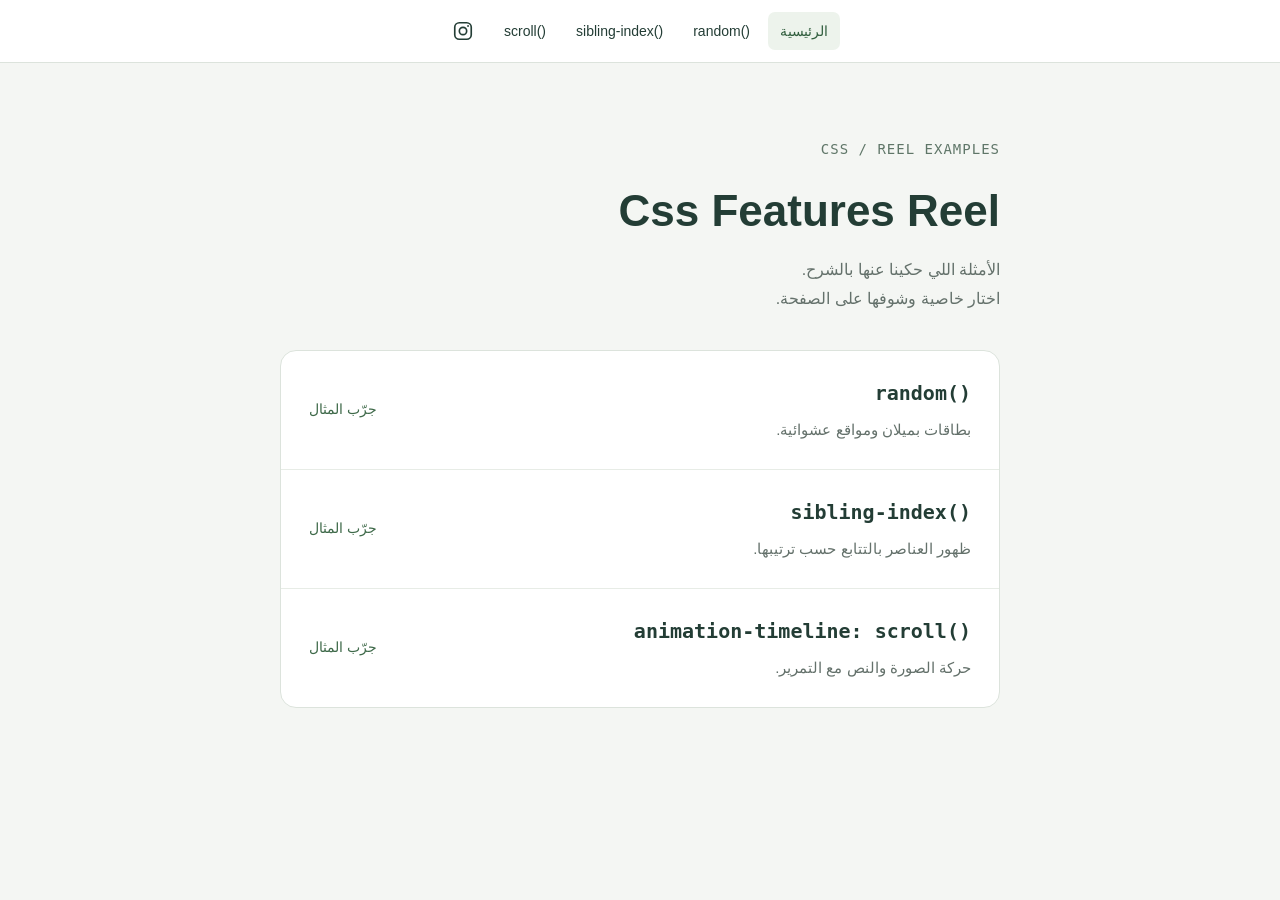
<file: index.html>
<!DOCTYPE html>
<html lang="ar" dir="rtl">
  <head>
    <meta charset="UTF-8">
    <meta name="viewport" content="width=device-width, initial-scale=1.0">
    <title>أمثلة الريل | CSS</title>
    <link rel="stylesheet" href="./css/index.css">
    <link rel="stylesheet" href="./css/navigation.css">
  </head>
  <body>
    <header class="reel-header" dir="rtl">
      <nav class="reel-nav" aria-label="التنقل بين الصفحات">
        <a href="./index.html" aria-current="page"><bdi>الرئيسية</bdi></a>
        <a href="./cardsrandom.html"><bdi>random()</bdi></a>
        <a href="./siblingindex.html"><bdi>sibling-index()</bdi></a>
        <a href="./scroll.html"><bdi>scroll()</bdi></a>
        <a class="instagram-link" href="https://www.instagram.com/taimjaber.dev/" target="_blank" rel="noopener noreferrer" aria-label="حساب taimjaber.dev على إنستغرام" title="Instagram · taimjaber.dev">
          <svg width="22" height="22" viewBox="0 0 24 24" fill="none" stroke="currentColor" stroke-width="1.8" aria-hidden="true">
            <rect x="3" y="3" width="18" height="18" rx="5" />
            <circle cx="12" cy="12" r="4" />
            <circle cx="17.5" cy="6.5" r="1" fill="currentColor" stroke="none" />
          </svg>
        </a>
      </nav>
    </header>
    <main>
      <header>
        <span class="label" dir="ltr">CSS / REEL EXAMPLES</span>
        <h1>Css Features Reel</h1>
        <p>الأمثلة اللي حكينا عنها بالشرح.<br>اختار خاصية وشوفها على الصفحة.</p>
      </header>
      <nav aria-label="أمثلة خواص CSS">
        <a class="example" href="./cardsrandom.html">
          <div>
            <h2><code dir="ltr">random()</code></h2>
            <p>بطاقات بميلان ومواقع عشوائية.</p>
          </div>
          <span class="open">جرّب المثال</span>
        </a>
        <a class="example" href="./siblingindex.html">
          <div>
            <h2><code dir="ltr">sibling-index()</code></h2>
            <p>ظهور العناصر بالتتابع حسب ترتيبها.</p>
          </div>
          <span class="open">جرّب المثال</span>
        </a>
        <a class="example" href="./scroll.html">
          <div>
            <h2><code dir="ltr">animation-timeline: scroll()</code></h2>
            <p>حركة الصورة والنص مع التمرير.</p>
          </div>
          <span class="open">جرّب المثال</span>
        </a>
      </nav>
     
    </main>
  </body>
</html>
</file>
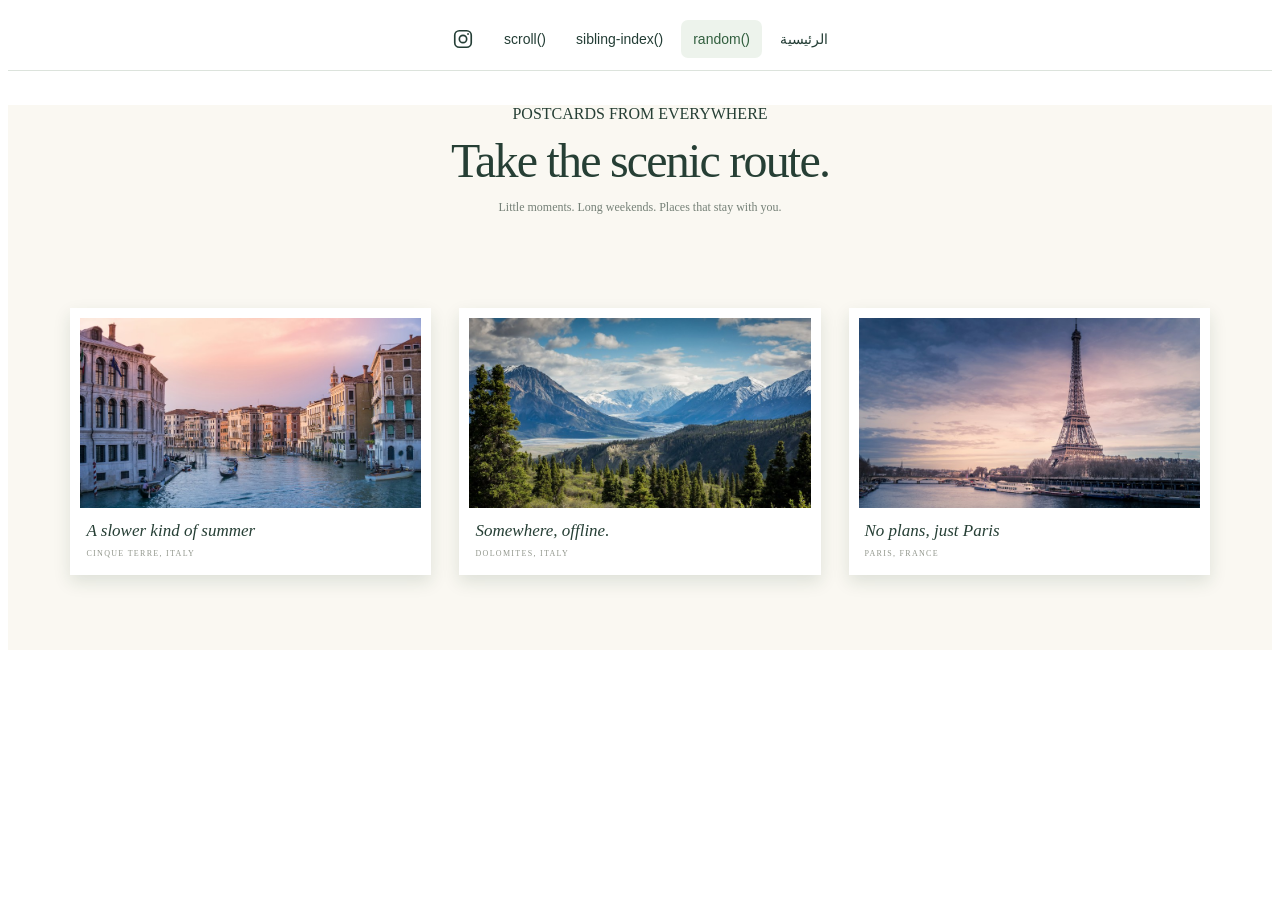
<file: cardsrandom.html>
<!DOCTYPE html>
<html lang="en">
  <head>
    <meta charset="UTF-8">
    <meta name="viewport" content="width=device-width, initial-scale=1.0">
    <title>Document</title>
    <link rel="stylesheet" href="./css/cardsrandom.css">

    <link rel="stylesheet" href="./css/navigation.css">
  </head>
  <body>
    <header class="reel-header" dir="rtl">
      <nav class="reel-nav" aria-label="التنقل بين الصفحات">
        <a href="./index.html"><bdi>الرئيسية</bdi></a>
        <a href="./cardsrandom.html" aria-current="page"><bdi>random()</bdi></a>
        <a href="./siblingindex.html"><bdi>sibling-index()</bdi></a>
        <a href="./scroll.html"><bdi>scroll()</bdi></a>
        <a class="instagram-link" href="https://www.instagram.com/taimjaber.dev/" target="_blank" rel="noopener noreferrer" aria-label="حساب taimjaber.dev على إنستغرام" title="Instagram · taimjaber.dev">
          <svg width="22" height="22" viewBox="0 0 24 24" fill="none" stroke="currentColor" stroke-width="1.8" aria-hidden="true">
            <rect x="3" y="3" width="18" height="18" rx="5" />
            <circle cx="12" cy="12" r="4" />
            <circle cx="17.5" cy="6.5" r="1" fill="currentColor" stroke="none" />
          </svg>
        </a>
      </nav>
    </header>
    <div class="website travel" dir="ltr">
      <div class="travel-title"><span class="overline">POSTCARDS FROM EVERYWHERE</span><h2>Take the scenic route.</h2><p>Little moments. Long weekends. Places that stay with you.</p></div>
      <div class="postcards">
        <div class="postcard">
          <img src="assets/coast.jpg" alt="قرية ساحلية على البحر">
          <div class="postcard-caption">
            <strong>A slower kind of summer</strong>
            <span>CINQUE TERRE, ITALY</span>
          </div>
        </div>
        <div class="postcard">
          <img src="assets/mountains.jpg" alt="جبال وبحيرة هادئة">
          <div class="postcard-caption">
            <strong>Somewhere, offline.</strong>
            <span>DOLOMITES, ITALY</span>
          </div>
        </div>
        <div class="postcard">
          <img src="assets/city.jpg" alt="شارع باريسي بمعماره الكلاسيكي">
          <div class="postcard-caption">
            <strong>No plans, just Paris</strong>
            <span>PARIS, FRANCE</span>
          </div>
        </div>
      </div>
    </div>
  </body>
</html>
</file>
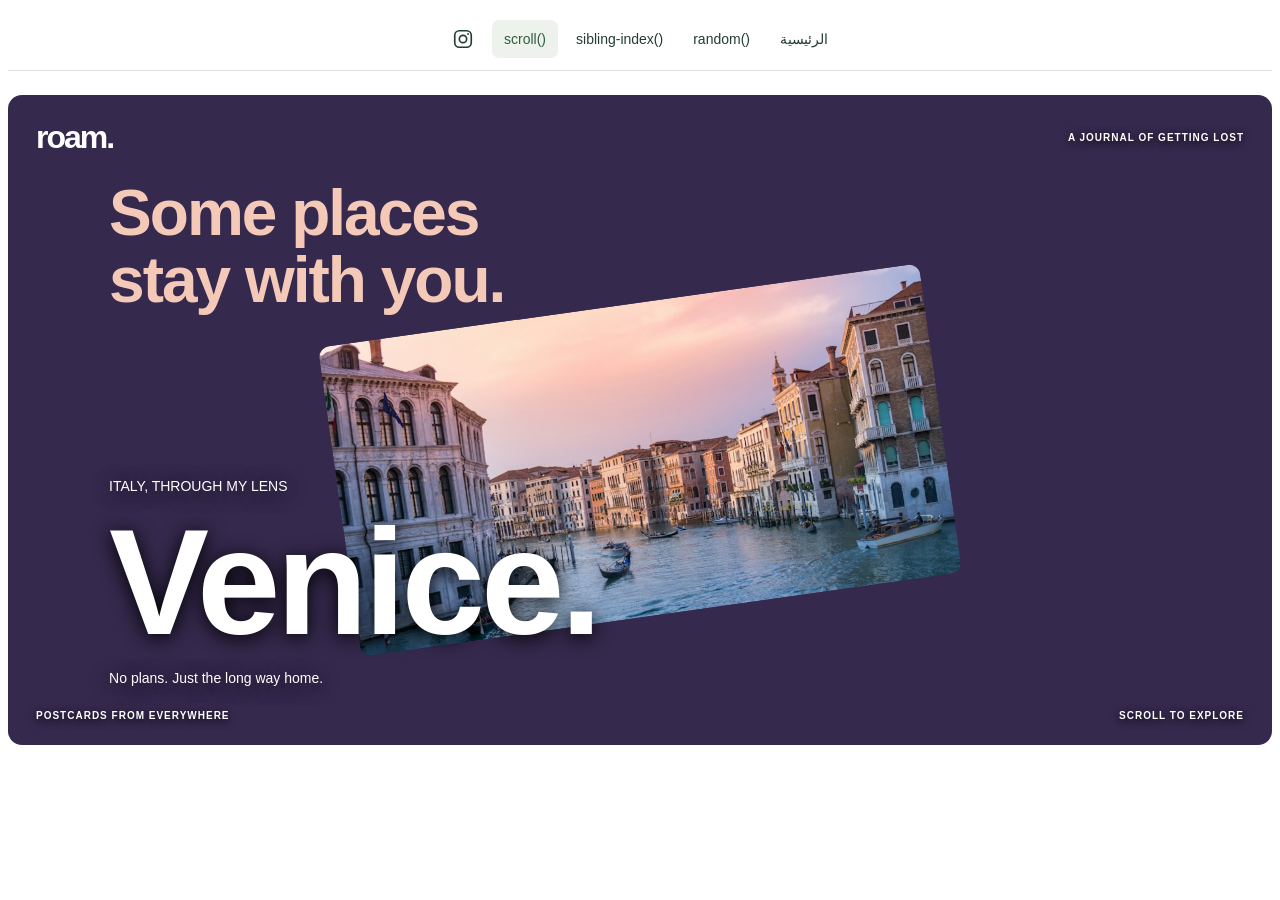
<file: scroll.html>
<!DOCTYPE html>
<html lang="en">
  <head>
    <meta charset="UTF-8">
    <meta name="viewport" content="width=device-width, initial-scale=1.0">
    <title>Document</title>
    <link rel="stylesheet" href="./css/scroll.css">

    <link rel="stylesheet" href="./css/navigation.css">
  </head>
  <body>
    <header class="reel-header" dir="rtl">
      <nav class="reel-nav" aria-label="التنقل بين الصفحات">
        <a href="./index.html"><bdi>الرئيسية</bdi></a>
        <a href="./cardsrandom.html"><bdi>random()</bdi></a>
        <a href="./siblingindex.html"><bdi>sibling-index()</bdi></a>
        <a href="./scroll.html" aria-current="page"><bdi>scroll()</bdi></a>
        <a class="instagram-link" href="https://www.instagram.com/taimjaber.dev/" target="_blank" rel="noopener noreferrer" aria-label="حساب taimjaber.dev على إنستغرام" title="Instagram · taimjaber.dev">
          <svg width="22" height="22" viewBox="0 0 24 24" fill="none" stroke="currentColor" stroke-width="1.8" aria-hidden="true">
            <rect x="3" y="3" width="18" height="18" rx="5" />
            <circle cx="12" cy="12" r="4" />
            <circle cx="17.5" cy="6.5" r="1" fill="currentColor" stroke="none" />
          </svg>
        </a>
      </nav>
    </header>
    <div class="travel-scroll" tabindex="0" aria-label="Scroll to reveal the Venice photograph">
      <div class="travel-journey">
        <div class="travel-stage" dir="ltr">
          <div class="travel-header">
            <strong>roam.</strong>
            <span>A JOURNAL OF GETTING LOST</span>
          </div>

          <h2 class="travel-headline">Some places<br>stay with you.</h2>

          <img class="travel-photo" src="assets/coast.jpg" alt="Gondolas on the Grand Canal in Venice at sunset">

          <div class="destination">
            <p>ITALY, THROUGH MY LENS</p>
            <h3>Venice.</h3>
            <p>No plans. Just the long way home.</p>
          </div>

          <div class="travel-footer">
            <span>POSTCARDS FROM EVERYWHERE</span>
            <span>SCROLL TO EXPLORE</span>
          </div>
        </div>
      </div>
    </div>
  </body>
</html>
</file>
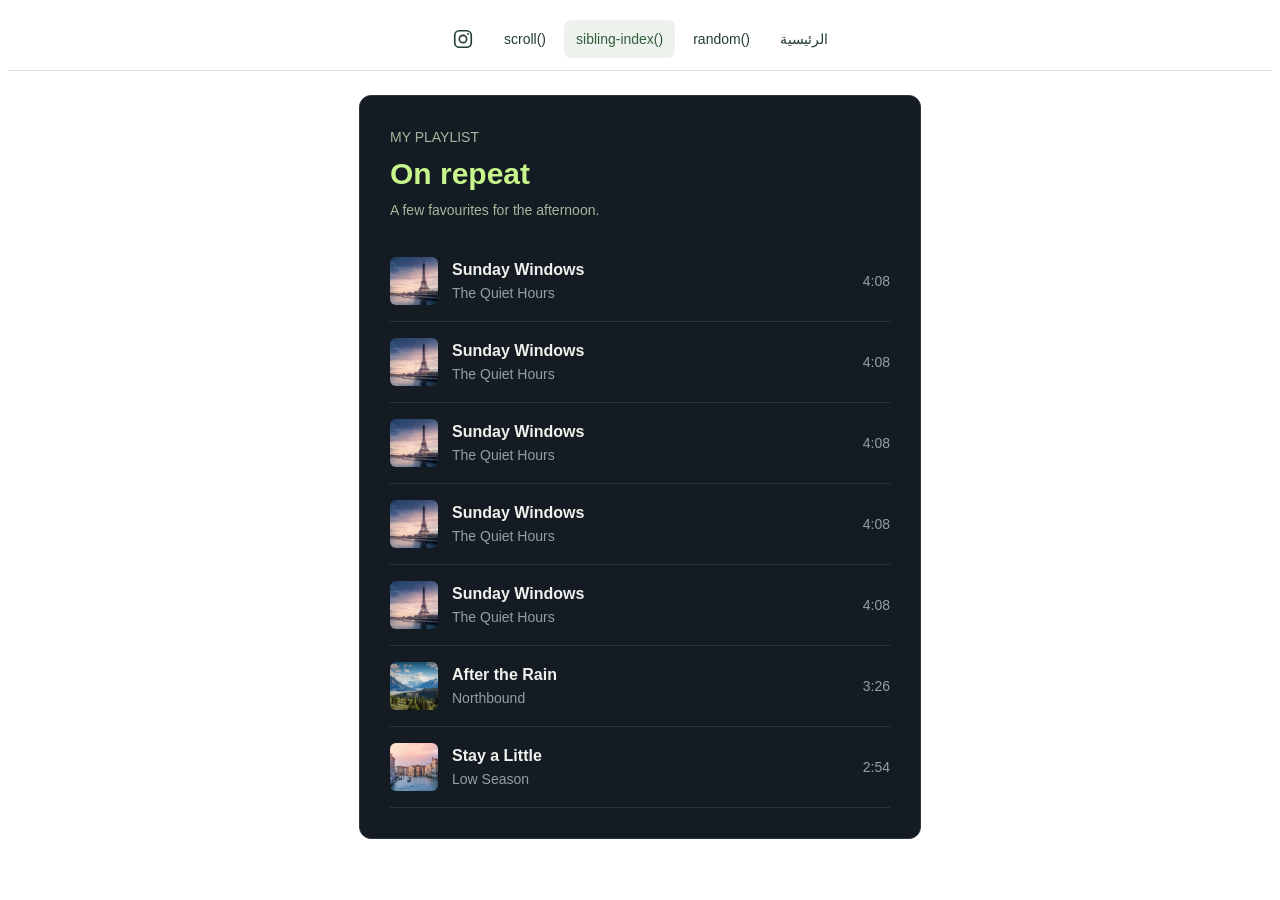
<file: siblingindex.html>
<!DOCTYPE html>
<html lang="en">
  <head>
    <meta charset="UTF-8">
    <meta name="viewport" content="width=device-width, initial-scale=1.0">
    <title>Document</title>
    <link rel="stylesheet" href="./css/siblingindex.css">

    <link rel="stylesheet" href="./css/navigation.css">
  </head>
  <body>
    <header class="reel-header" dir="rtl">
      <nav class="reel-nav" aria-label="التنقل بين الصفحات">
        <a href="./index.html"><bdi>الرئيسية</bdi></a>
        <a href="./cardsrandom.html"><bdi>random()</bdi></a>
        <a href="./siblingindex.html" aria-current="page"><bdi>sibling-index()</bdi></a>
        <a href="./scroll.html"><bdi>scroll()</bdi></a>
        <a class="instagram-link" href="https://www.instagram.com/taimjaber.dev/" target="_blank" rel="noopener noreferrer" aria-label="حساب taimjaber.dev على إنستغرام" title="Instagram · taimjaber.dev">
          <svg width="22" height="22" viewBox="0 0 24 24" fill="none" stroke="currentColor" stroke-width="1.8" aria-hidden="true">
            <rect x="3" y="3" width="18" height="18" rx="5" />
            <circle cx="12" cy="12" r="4" />
            <circle cx="17.5" cy="6.5" r="1" fill="currentColor" stroke="none" />
          </svg>
        </a>
      </nav>
    </header>
    <div class="playlist" dir="ltr">
      <div class="playlist-heading">
        <p>MY PLAYLIST</p>
        <h2>On repeat</h2>
        <p>A few favourites for the afternoon.</p>
      </div>

      <div class="song">
        <img src="assets/city.jpg" alt="City album cover">
        <div class="song-info">
          <h3>Sunday Windows</h3>
          <p>The Quiet Hours</p>
        </div>
        <span>4:08</span>
      </div>
      <div class="song">
        <img src="assets/city.jpg" alt="City album cover">
        <div class="song-info">
          <h3>Sunday Windows</h3>
          <p>The Quiet Hours</p>
        </div>
        <span>4:08</span>
      </div>
      <div class="song">
        <img src="assets/city.jpg" alt="City album cover">
        <div class="song-info">
          <h3>Sunday Windows</h3>
          <p>The Quiet Hours</p>
        </div>
        <span>4:08</span>
      </div>
      <div class="song">
        <img src="assets/city.jpg" alt="City album cover">
        <div class="song-info">
          <h3>Sunday Windows</h3>
          <p>The Quiet Hours</p>
        </div>
        <span>4:08</span>
      </div>
      <div class="song">
        <img src="assets/city.jpg" alt="City album cover">
        <div class="song-info">
          <h3>Sunday Windows</h3>
          <p>The Quiet Hours</p>
        </div>
        <span>4:08</span>
      </div>

      <div class="song">
        <img src="assets/mountains.jpg" alt="Mountains album cover">
        <div class="song-info">
          <h3>After the Rain</h3>
          <p>Northbound</p>
        </div>
        <span>3:26</span>
      </div>

      <div class="song">
        <img src="assets/coast.jpg" alt="Summer album cover">
        <div class="song-info">
          <h3>Stay a Little</h3>
          <p>Low Season</p>
        </div>
        <span>2:54</span>
      </div>
    </div>
  </div>
</body>
</html>
</file>
<file: css/index.css>
:root {
  color-scheme: light;
  font-family: Tahoma, Arial, sans-serif;
  color: #233d35;
  background: #f4f6f3;
}

* {
  box-sizing: border-box;
}

body {
  margin: 0;
  padding: 0;
  font-size: 16px;
  line-height: 1.8;
}

main {
  width: min(100%, 768px);
  padding: 48px 24px 32px;
  margin-inline: auto;
}

main > header {
  margin-bottom: 36px;
}

.label {
  display: inline-block;
  color: #5f7668;
  font: 14px/1.5 monospace;
  letter-spacing: 1px;
}

h1 {
  margin: 14px 0 12px;
  font-size: clamp(30px, 6vw, 44px);
  line-height: 1.5;
}

main > header p {
  margin: 0;
  color: #64716b;
}

main > nav {
  overflow: hidden;
  border: 1px solid #dce3dc;
  border-radius: 16px;
  background: #fff;
}

.example {
  display: flex;
  align-items: center;
  justify-content: space-between;
  gap: 20px;
  padding: 26px 28px;
  color: inherit;
  text-decoration: none;
  transition: background-color 160ms;
}

.example + .example {
  border-top: 1px solid #e7ece6;
}

.example:hover {
  background: #f0f6ef;
}

a:focus-visible {
  outline: 3px solid #477557;
  outline-offset: -4px;
}

h2 {
  margin: 0;
  font-size: clamp(16px, 3.5vw, 20px);
  line-height: 1.6;
  overflow-wrap: anywhere;
}

code {
  display: inline-block;
  font-family: Consolas, monospace;
}

.example p {
  margin: 7px 0 0;
  color: #64716b;
  font-size: 15px;
}

.open {
  flex-shrink: 0;
  color: #3e6949;
  font-size: 14px;
}

footer {
  display: flex;
  justify-content: space-between;
  flex-wrap: wrap;
  gap: 12px;
  margin-top: 24px;
  color: #64716b;
  font-size: 14px;
}

footer a {
  color: inherit;
  text-underline-offset: 5px;
}

@media (max-width: 520px) {
  main {
    padding: 32px 18px 24px;
  }

  .example {
    align-items: flex-start;
    flex-direction: column;
    gap: 12px;
    padding: 22px;
  }
}
</file>
<file: css/navigation.css>
.reel-header {
  position: relative;
  z-index: 10;
  margin-bottom: 24px;
  border-bottom: 1px solid #dce3dc;
  background: #fff;
  color: #233d35;
  font-family: Tahoma, Arial, sans-serif;
}

.reel-nav {
  display: flex;
  align-items: center;
  justify-content: center;
  flex-wrap: wrap;
  gap: 6px;
  max-width: 960px;
  margin: 0 auto;
  padding: 12px;
}

.reel-nav a {
  display: block;
  padding: 8px 12px;
  border-radius: 7px;
  color: inherit;
  font-size: 14px;
  line-height: 1.6;
  text-decoration: none;
}

.reel-nav a:hover,
.reel-nav a[aria-current="page"] {
  background: #edf3ec;
  color: #315e3e;
}

.reel-nav a:focus-visible {
  outline: 2px solid #477557;
  outline-offset: 2px;
}

@media (max-width: 520px) {
  .reel-nav {
    gap: 4px;
    padding: 10px 8px;
  }

  .reel-nav a {
    padding: 8px;
  }
}

.reel-nav .instagram-link {
  display: flex;
  align-items: center;
  justify-content: center;
}
</file>
<file: css/cardsrandom.css>
.travel {
  background: #faf8f2;
  color: #263f35;
}
.travel-title {
  text-align: center;
  margin: 34px 15px 28px;
}
.travel-title h2 {
  font:
  500 clamp(28px, 4vw, 48px)/1.1 Georgia,
  serif;
  letter-spacing: -1.8px;
  margin: 12px 0;
}
.travel-title p {
  font-size: 12px;
  color: #758077;
}
.postcards {
  display: flex;
  justify-content: center;
  gap: 28px;
  padding: 65px 44px 75px;
}
.postcard {
  width: 29%;
  margin: 0;
  background: white;
  padding: 10px 10px 17px;
  box-shadow: 0 7px 16px #163c2820;
  transition: rotate 0.3s;
  animation-name: postCardAnimate;
  animation-duration: 300ms;
  animation-iteration-count: 1;
  animation-delay: random(100ms, 600ms);
  opacity: 0;
  animation-fill-mode: forwards;
}
.postcard {
  rotate: random(-18deg, 18deg);
  translate: 0 random(-24px, 24px);
}
@keyframes postCardAnimate {
  from {
    opacity: 0;
  }
  to {
    opacity: 1;
  }
}

.postcard img {
  display: block;
  width: 100%;
  height: 190px;
  object-fit: cover;
  background: linear-gradient(140deg, #93bac3, #688b74);
}
.postcard-caption {
  padding: 13px 6px 0;
}
.postcard strong {
  display: block;
  font:
  italic 17px Georgia,
  serif;
}
.postcard-caption span {
  display: block;
  margin-top: 8px;
  font-size: 8px;
  letter-spacing: 1.3px;
  color: #92978d;
}

@media (max-width: 760px) {
  .travel-title {
    margin: 30px 10px 24px;
  }
  .travel-title p {
    font-size: 10px;
  }
  .postcards {
    gap: 12px;
    padding: 48px 22px 58px;
  }
  .postcard {
    padding: 6px 6px 12px;
  }
  .postcard img {
    height: 150px;
  }
  .postcard strong {
    font-size: 12px;
  }
  .postcard-caption {
    padding: 10px 0 0;
  }
  .postcard-caption span {
    font-size: 7px;
    letter-spacing: 0.2px;
  }
}
@media (max-width: 440px) {
  .postcard img {
    height: 125px;
  }
  .postcards {
    gap: 8px;
    padding-inline: 15px;
  }
  .postcard strong {
    font-size: 11px;
  }
  .travel-title h2 {
    font-size: 30px;
  }
}
</file>
<file: css/scroll.css>
.travel-header,
.travel-footer {
  position: absolute;
  left: 28px;
  right: 28px;
  display: flex;
  align-items: center;
  justify-content: space-between;
  gap: 16px;
  z-index: 3;
}

.travel-header {
  top: 24px;
}
.travel-footer {
  bottom: 24px;
}

.travel-header strong {
  font-size: 32px;
  letter-spacing: -2px;
}

.travel-header span,
.travel-footer span {
  font-size: 10px;
  font-weight: bold;
  letter-spacing: 1px;
  text-shadow: 0 2px 8px #000;
}

.travel-headline {
  position: absolute;
  top: 13%;
  left: 8%;
  margin: 0;
  color: #f5c9b8;
  font-size: clamp(36px, 5vw, 66px);
  line-height: 1.05;
  letter-spacing: -2px;
}

.travel-scroll {
  --stage-height: 650px;
  height: var(--stage-height);
  overflow-y: scroll;
  border-radius: 14px;
  font-family: Arial, sans-serif;
}

.travel-journey {
  height: 300%;

}

.travel-stage {
  position: sticky;
  top: 0;
  height: var(--stage-height);

  overflow: clip;
  background: #35294d;
  color: white;
}

.travel-photo {
  position: absolute;
  top: 0;
  left: 0;
  width: 100%;
  height: 100%;
  object-fit: cover;
  border-radius: 24px;
  transform: translateY(40px) rotate(-8deg) scale(0.48);
}

.destination {
  position: absolute;
  left: 8%;
  bottom: 14%;
  z-index: 2;
  opacity: 1;
  transform: translateY(35px);
  text-shadow: 0 3px 20px #000;
}

.destination h3 {
  margin: 10px 0;
  font-size: clamp(64px, 12vw, 150px);
  line-height: 1;
  letter-spacing: -4px;
}

.destination p {
  margin: 0;
  font-size: 14px;
  line-height: 1.6;
}

@keyframes expand-photo {
  from {
    transform: translateY(40px) rotate(-8deg) scale(0.48);
    border-radius: 24px;
  }
  to {
    transform: translateY(0) rotate(0deg) scale(1);
    border-radius: 0;
  }
}

.travel-photo {
  animation: expand-photo linear both;

  animation-timeline: scroll();
}

@keyframes hide-headline {
  0% {
    opacity: 1;
  }
  35%,
  100% {
    opacity: 0;
  }
}

.travel-headline {
  animation: hide-headline 1ms linear both;
  animation-timeline: scroll();
}

@keyframes show-destination {
  0%,
  45% {
    opacity: 0;
    transform: translateY(35px);
  }
  85%,
  100% {
    opacity: 1;
    transform: translateY(0);
  }
}

.destination {
  animation: show-destination 1ms linear both;
  animation-timeline: scroll();
}
</file>
<file: css/siblingindex.css>
.playlist {
  max-width: 500px;
  margin: 0 auto;
  padding: 30px;
  background: #151b22;
  color: #eef3ee;
  border: 1px solid #2b353d;
  border-radius: 12px;
  font-family: Arial, sans-serif;
}

.playlist-heading {
  margin-bottom: 20px;
}

.playlist-heading h2 {
  margin: 8px 0;
  color: #c7f58b;
  font-size: 30px;
}

.playlist-heading p {
  margin: 0;
  color: #a3b8a0;
  font-size: 14px;
  line-height: 1.6;
}

.song {
  display: flex;
  align-items: center;
  gap: 14px;
  padding: 16px 0;
  border-bottom: 1px solid #2b353d;

  animation: fade-in 0.6s both;
  animation-delay: calc((sibling-index() - 1) * 0.2s);

}

/*
.song:nth-child(1) {
  animation-delay: 0s;
}
.song:nth-child(2) {
  animation-delay: 0.2s;
}
.song:nth-child(3) {
  animation-delay: 0.4s;
}
.song:nth-child(4) {
  animation-delay: 0.6s;
}
.song:nth-child(5) {
  animation-delay: 0.8s;
}
.song:nth-child(6) {
  animation-delay: 1s;
}
.song:nth-child(7) {
  animation-delay: 1s;
}
.song:nth-child(8) {
  animation-delay: 1s;
}
*/

@keyframes fade-in {
  from {
    opacity: 0;
    transform: translateY(20px);
  }
  to {
    opacity: 1;
    transform: translateY(0);
  }
}

.song img {
  width: 48px;
  height: 48px;
  object-fit: cover;
  border-radius: 6px;
}

.song-info {
  flex: 1;
}

.song h3 {
  margin: 0 0 6px;
  font-size: 16px;
}

.song p,
.song > span {
  margin: 0;
  color: #91a0a5;
  font-size: 14px;
}
</file>
